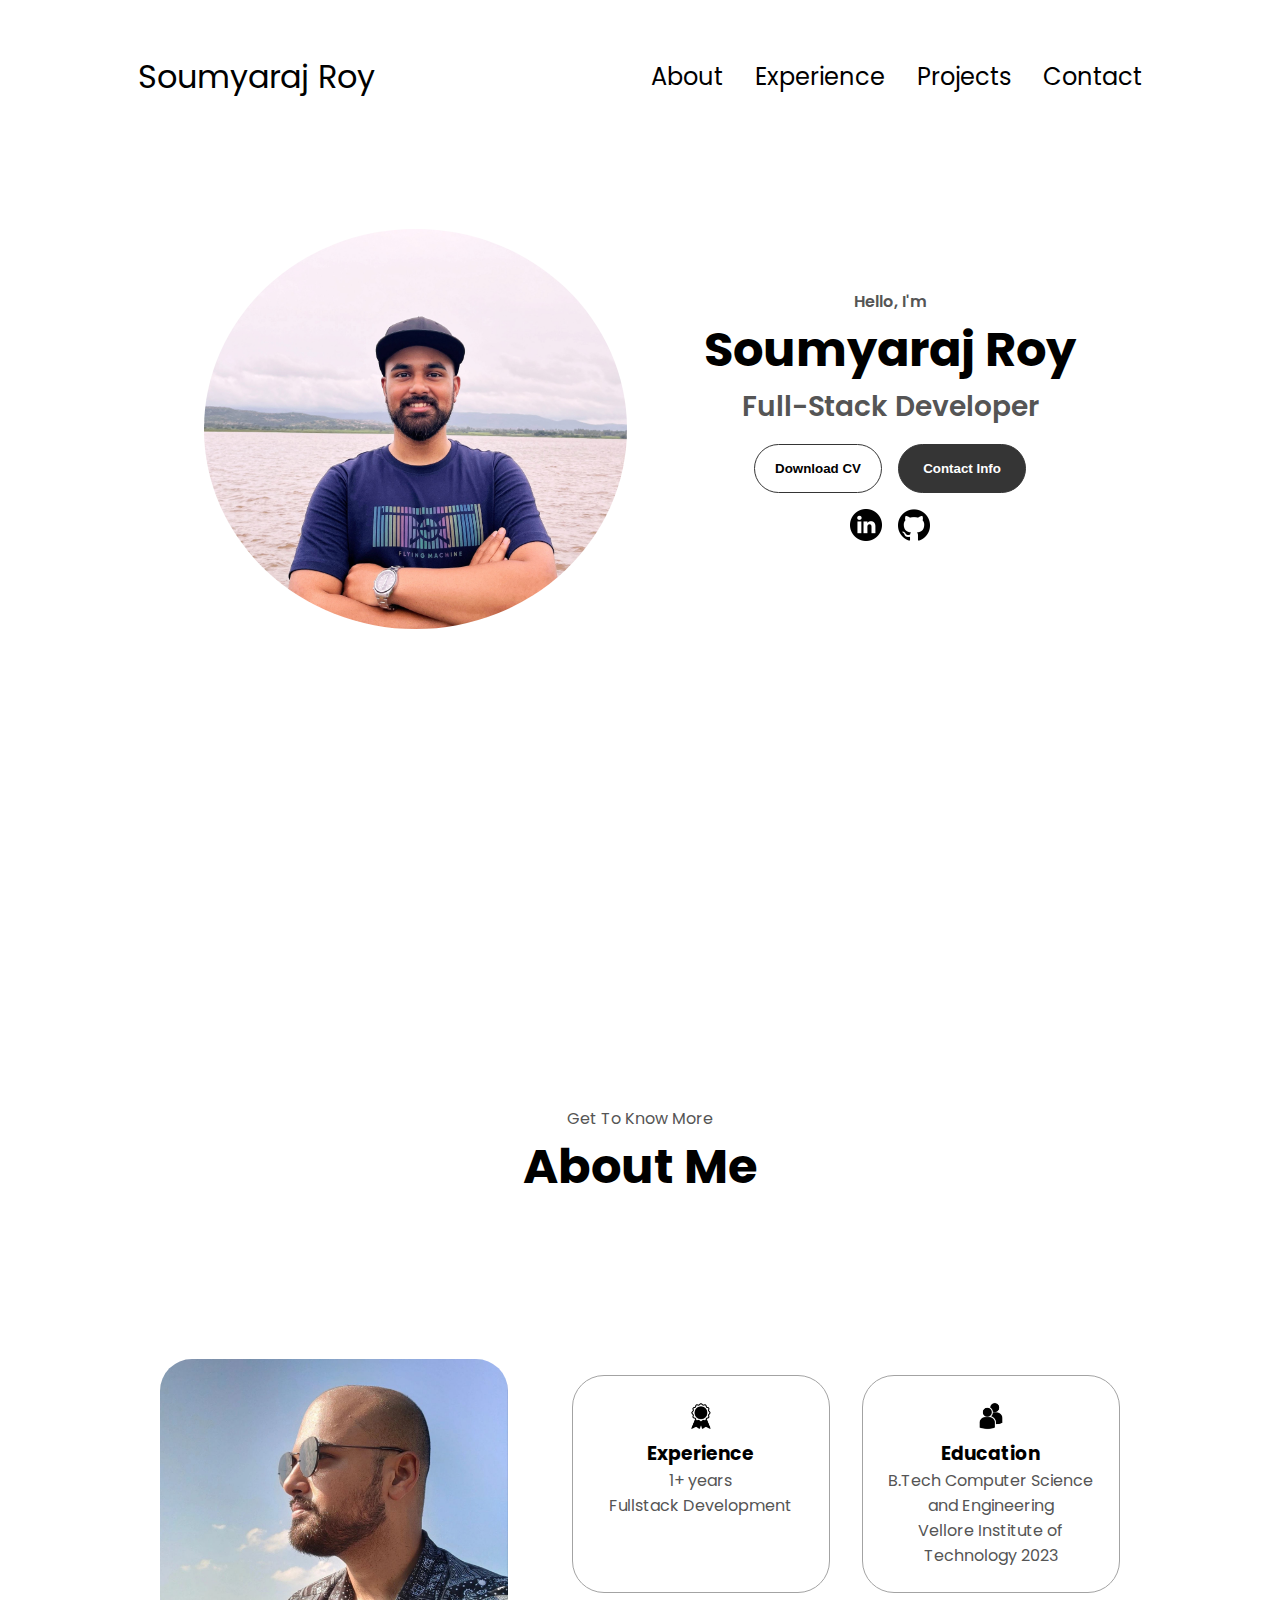
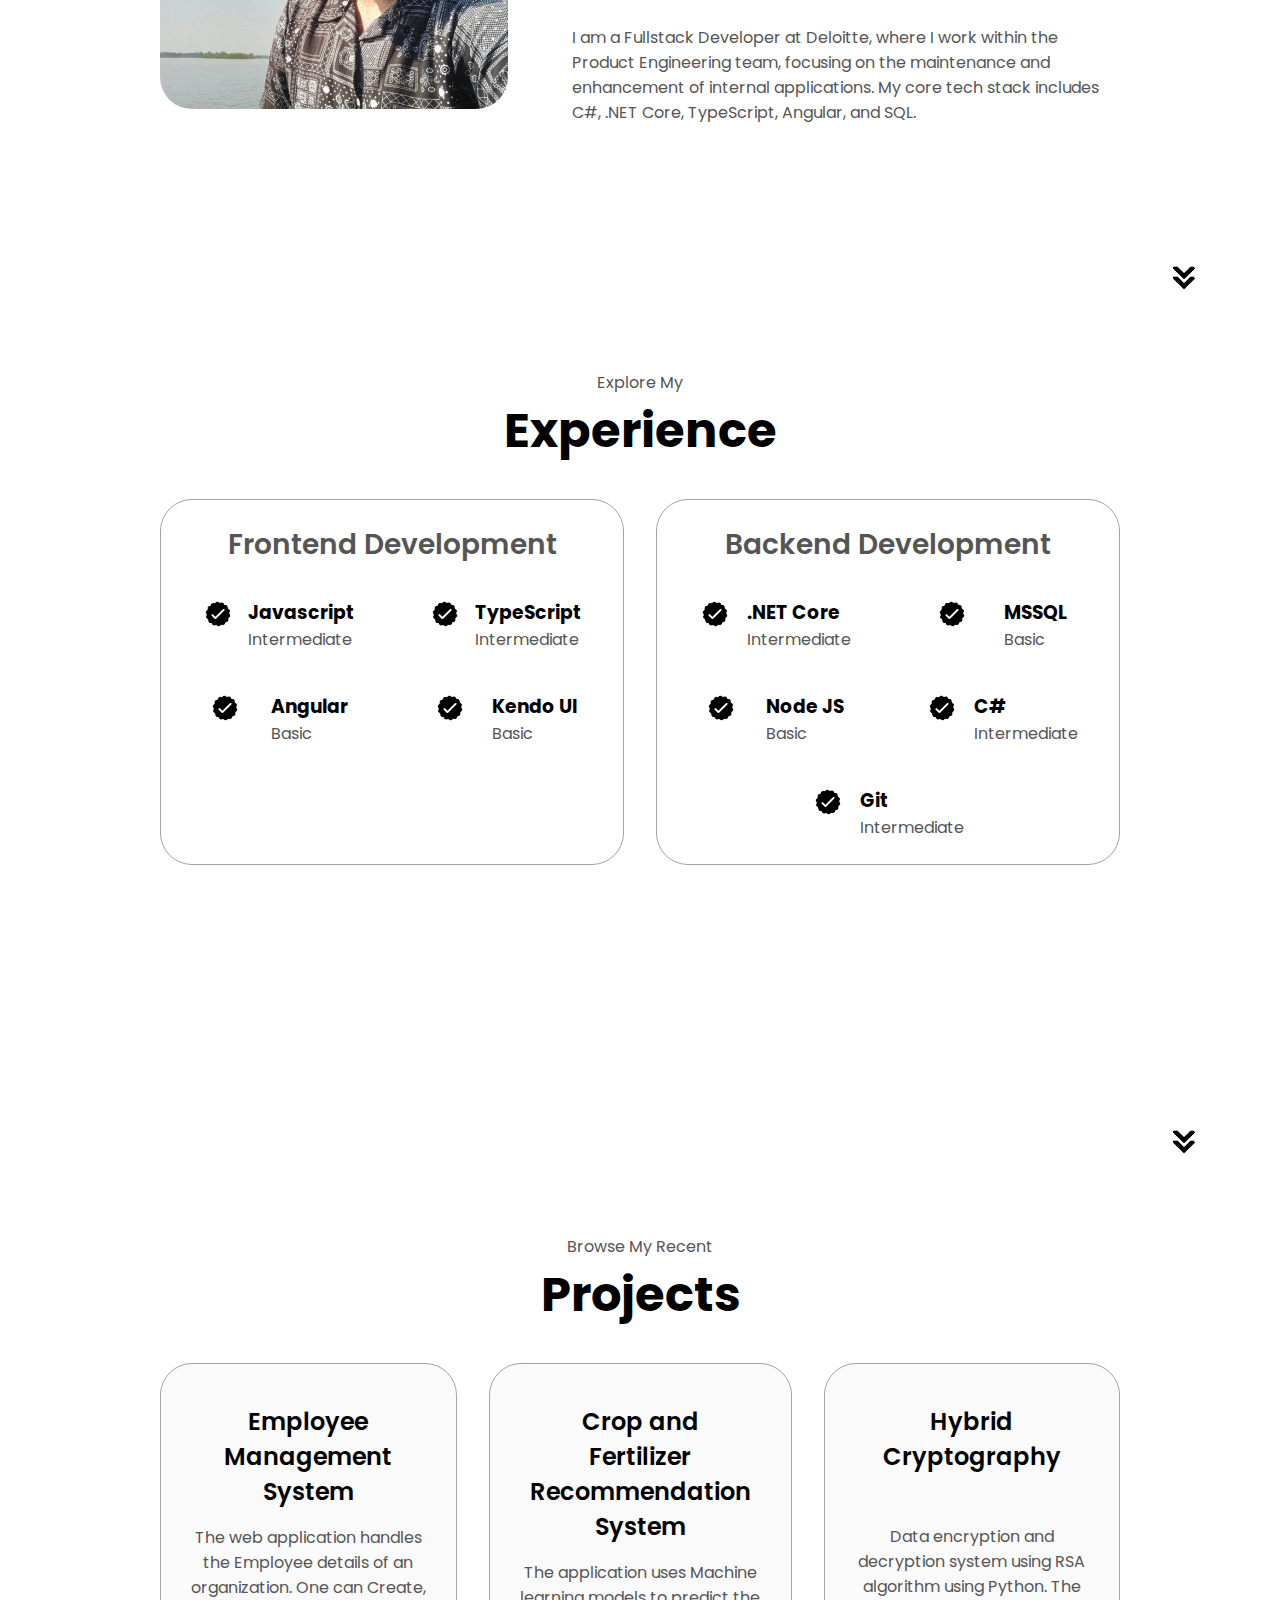
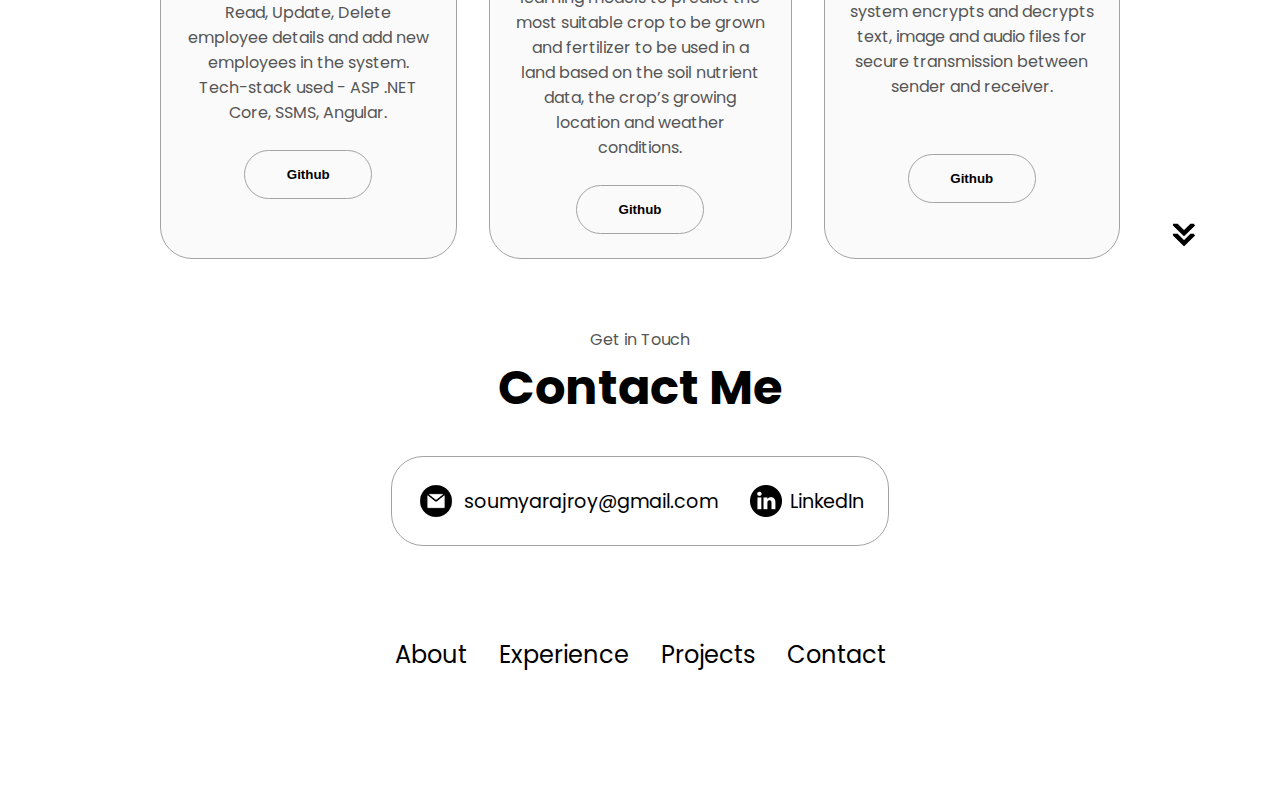
<file: index.html>
<!DOCTYPE html>
<html lang="en">
  <head>
    <meta charset="UTF-8" />
    <meta http-equiv="X-UA-Compatible" content="IE=edge" />
    <meta name="viewport" content="width=device-width, initial-scale=1.0" />
    <title>My Portfolio</title>
    <link rel="stylesheet" href="style.css" />
    <link rel="stylesheet" href="mediaqueries.css" />
  </head>
  <body>
    <nav id="desktop-nav">
      <div class="logo">Soumyaraj Roy</div>
      <div>
        <ul class="nav-links">
          <li><a href="#about">About</a></li>
          <li><a href="#experience">Experience</a></li>
          <li><a href="#projects">Projects</a></li>
          <li><a href="#contact">Contact</a></li>
        </ul>
      </div>
    </nav>
    <nav id="hamburger-nav">
      <div class="logo">Soumyaraj Roy</div>
      <div class="hamburger-menu">
        <div class="hamburger-icon" onclick="toggleMenu()">
          <span></span>
          <span></span>
          <span></span>
        </div>
        <div class="menu-links">
          <li><a href="#about" onclick="toggleMenu()">About</a></li>
          <li><a href="#experience" onclick="toggleMenu()">Experience</a></li>
          <li><a href="#projects" onclick="toggleMenu()">Projects</a></li>
          <li><a href="#contact" onclick="toggleMenu()">Contact</a></li>
        </div>
      </div>
    </nav>
    <section id="profile">
      <div class="profile_section__pic-container">
        <img src="Assets/profile-pic.jpg" alt="Soumyaraj Roy profile picture"
        class="profile-pic"/>
      </div>
      <div class="section__text">
        <p class="section__text__p1">Hello, I'm</p>
        <h1 class="title">Soumyaraj Roy</h1>
        <p class="section__text__p2">Full-Stack Developer</p>
        <div class="btn-container">
          <button
            class="btn btn-color-2"
            onclick="window.open('Assets/Soumyaraj_Roy_Resume.pdf')"
          >
            Download CV
          </button>
          <button class="btn btn-color-1" onclick="location.href='./#contact'">
            Contact Info
          </button>
        </div>
        <div id="socials-container">
          <img
            src="Assets/linkedin.png"
            alt="My LinkedIn profile"
            class="icon"
            onclick="location.href='https://www.linkedin.com/in/soumyaraj-roy/'"
          />
          <img
            src="Assets/github.png"
            alt="My Github profile"
            class="icon"
            onclick="location.href='https://github.com/Soumyaraj321'"
          />
        </div>
      </div>
    </section>
    <section id="about">
      <p class="section__text__p1">Get To Know More</p>
      <h1 class="title">About Me</h1>
      <div class="section-container">
        <div class="section__pic-container">
          <img
            src="Assets/about-pic.jpg"
            alt="Profile picture"
            class="about-pic"
          />
        </div>
        <div class="about-details-container">
          <div class="about-containers">
            <div class="details-container">
              <img
                src="Assets/experience.png"
                alt="Experience icon"
                class="icon"
              />
              <h3>Experience</h3>
              <p>1+ years <br />Fullstack Development</p>
            </div>
            <div class="details-container">
              <img
                src="Assets/education.png"
                alt="Education icon"
                class="icon"
              />
              <h3>Education</h3>
              <p>B.Tech Computer Science and Engineering<br />Vellore Institute of Technology 2023</p>
            </div>
          </div>
          <div class="text-container">
            <p>
                I am a Fullstack Developer at Deloitte, where I work within the Product Engineering team, focusing on the 
                maintenance and enhancement of internal applications.
                My core tech stack includes C#, .NET Core, TypeScript, Angular, and SQL.
            </p>
          </div>
        </div>
      </div>
      <img
        src="Assets/arrow.png"
        alt="Arrow icon"
        class="icon arrow"
        onclick="location.href='./#experience'"
      />
    </section>
    <section id="experience">
      <p class="section__text__p1">Explore My</p>
      <h1 class="title">Experience</h1>
      <div class="experience-details-container">
        <div class="about-containers">
          <div class="details-container">
            <h2 class="experience-sub-title">Frontend Development</h2>
            <div class="article-container">
              <!-- <article>
                <img
                  src="Assets/checkmark.png"
                  alt="Experience icon"
                  class="icon"
                />
                <div>
                  <h3></h3>
                  <p>Intermediate</p>
                </div>
              </article> -->
              <article>
                <img
                  src="Assets/checkmark.png"
                  alt="Experience icon"
                  class="icon"
                />
                <div>
                  <h3>Javascript</h3>
                  <p>Intermediate</p>
                </div>
              </article>
              <article>
                <img
                  src="Assets/checkmark.png"
                  alt="Experience icon"
                  class="icon"
                />
                <div>
                  <h3>TypeScript</h3>
                  <p>Intermediate</p>
                </div>
              </article>
              <article>
                <img
                  src="Assets/checkmark.png"
                  alt="Experience icon"
                  class="icon"
                />
                <div>
                  <h3>Angular</h3>
                  <p>Basic</p>
                </div>
              </article>
              <article>
                <img
                  src="Assets/checkmark.png"
                  alt="Experience icon"
                  class="icon"
                />
                <div>
                  <h3>Kendo UI</h3>
                  <p>Basic</p>
                </div>
              </article>
            </div>
          </div>
          <div class="details-container">
            <h2 class="experience-sub-title">Backend Development</h2>
            <div class="article-container">
                <article>
                    <img
                      src="Assets/checkmark.png"
                      alt="Experience icon"
                      class="icon"
                    />
                    <div>
                      <h3>.NET Core</h3>
                      <p>Intermediate</p>
                    </div>
                </article>
              <article>
                <img
                  src="Assets/checkmark.png"
                  alt="Experience icon"
                  class="icon"
                />
                <div>
                  <h3>MSSQL</h3>
                  <p>Basic</p>
                </div>
              </article>
              <article>
                <img
                  src="Assets/checkmark.png"
                  alt="Experience icon"
                  class="icon"
                />
                <div>
                  <h3>Node JS</h3>
                  <p>Basic</p>
                </div>
              </article>
              <article>
                <img
                  src="Assets/checkmark.png"
                  alt="Experience icon"
                  class="icon"
                />
                <div>
                  <h3>C#</h3>
                  <p>Intermediate</p>
                </div>
              </article>
              <article>
                <img
                  src="Assets/checkmark.png"
                  alt="Experience icon"
                  class="icon"
                />
                <div>
                  <h3>Git</h3>
                  <p>Intermediate</p>
                </div>
              </article>
            </div>
          </div>
        </div>
      </div>
      <img
        src="Assets/arrow.png"
        alt="Arrow icon"
        class="icon arrow"
        onclick="location.href='./#projects'"
      />
    </section>
    <section id="projects">
      <p class="section__text__p1">Browse My Recent</p>
      <h1 class="title">Projects</h1>
      <div class="experience-details-container">
        <div class="about-containers">
          <div class="details-container color-container">
            <div class="article-container">
              <!-- <img
                src="Assets/project-1.png"
                alt="Project 1"

                class="project-img"
              /> -->
            </div>
            <h3 class="experience-sub-title project-title">Employee Management System
                </h3>
            <p>The web application handles the Employee details of an organization. One can
                Create, Read, Update, Delete employee details and add new employees in the system.
                Tech-stack used - ASP .NET Core, SSMS, Angular.</p>
            <br>
            <div class="btn-container">
              <button
                class="btn btn-color-2 project-btn"
                onclick="location.href='https://github.com/Soumyaraj321'"
              >
                Github
              </button>
              <!-- <button
                class="btn btn-color-2 project-btn"
                onclick="location.href='https://github.com/Soumyaraj321'"
              >
                Live Demo
              </button> -->
            </div>
          </div>
          <div class="details-container color-container">
            <div class="article-container">
              <!-- <img
                src="Assets/project-2.png"
                alt="Project 2"
                class="project-img"
              /> -->
            </div>
            <h3 class="experience-sub-title project-title">Crop and Fertilizer Recommendation System</h3>
            <p>The application uses Machine learning models to predict the most suitable crop to be grown
                and fertilizer to be used in a land based on the soil nutrient data, the crop’s growing location and weather conditions.
            </p>
            <br>
            <div class="btn-container">
              <button
                class="btn btn-color-2 project-btn"
                onclick="location.href='https://github.com/Soumyaraj321'"
              >
                Github
              </button>
              <!-- <button
                class="btn btn-color-2 project-btn"
                onclick="location.href='https://github.com/Soumyaraj321'"
              >
                Live Demo
              </button> -->
            </div>
          </div>
          <div class="details-container color-container">
            <div class="article-container">
              <!-- <img
                src="Assets/project-3.png"
                alt="Project 3"
                class="project-img"
              /> -->
            </div>
            <h3 class="experience-sub-title project-title">Hybrid Cryptography</h3>
            <p class="project3">Data encryption and decryption system using RSA algorithm using Python. The system
                encrypts and decrypts text, image and audio files for secure transmission between sender and receiver.</p>
            <br>
            <div class="btn-container">
              <button
                class="btn btn-color-2 project-btn"
                onclick="location.href='https://github.com/Soumyaraj321'"
              >
                Github
              </button>
              <!-- <button
                class="btn btn-color-2 project-btn"
                onclick="location.href='https://github.com/Soumyaraj321'"
              >
                Live Demo
              </button> -->
            </div>
          </div>
        </div>
      </div>
      <img
        src="Assets/arrow.png"
        alt="Arrow icon"
        class="icon arrow"
        onclick="location.href='./#contact'"
      />
    </section>
    <section id="contact">
      <p class="section__text__p1">Get in Touch</p>
      <h1 class="title">Contact Me</h1>
      <div class="contact-info-upper-container">
        <div class="contact-info-container">
          <img
            src="Assets/email.png"
            alt="Email icon"
            class="icon contact-icon email-icon"
          />
          <p><a href="mailto:soumyarajroy@gmail.com">soumyarajroy@gmail.com</a></p>
        </div>
        <div class="contact-info-container">
          <img
            src="Assets/linkedin.png"
            alt="LinkedIn icon"
            class="icon contact-icon"
          />
          <p><a href="https://www.linkedin.com/in/soumyaraj-roy/">LinkedIn</a></p>
        </div>
      </div>
    </section>
    <footer>
      <nav>
        <div class="nav-links-container">
          <ul class="nav-links">
            <li><a href="#about">About</a></li>
            <li><a href="#experience">Experience</a></li>
            <li><a href="#projects">Projects</a></li>
            <li><a href="#contact">Contact</a></li>
          </ul>
        </div>
      </nav>
    </footer>
    <script src="script.js"></script>
  </body>
</html>
</file>
<file: style.css>
/* GENERAL */

@import url("https://fonts.googleapis.com/css2?family=Poppins:wght@300;400;500;600&display=swap");

* {
  margin: 0;
  padding: 0;
}

body {
  font-family: "Poppins", sans-serif;
}

html {
  scroll-behavior: smooth;
}

p {
  color: rgb(85, 85, 85);
}

/* TRANSITION */

a,
.btn {
  transition: all 300ms ease;
}

/* DESKTOP NAV */

nav,
.nav-links {
  display: flex;
}

nav {
  justify-content: space-around;
  align-items: center;
  height: 17vh;
}

.nav-links {
  gap: 2rem;
  list-style: none;
  font-size: 1.5rem;
}

a {
  color: black;
  text-decoration: none;
  text-decoration-color: white;
}

a:hover {
  color: grey;
  text-decoration: underline;
  text-underline-offset: 1rem;
  text-decoration-color: rgb(181, 181, 181);
}

.logo {
  font-size: 2rem;
}

.logo:hover {
  cursor: default;
}

/* HAMBURGER MENU */

#hamburger-nav {
  display: none;
}

.hamburger-menu {
  position: relative;
  display: inline-block;
}

.hamburger-icon {
  display: flex;
  flex-direction: column;
  justify-content: space-between;
  height: 24px;
  width: 30px;
  cursor: pointer;
}

.hamburger-icon span {
  width: 100%;
  height: 2px;
  background-color: black;
  transition: all 0.3 ease-in-out;
}

.menu-links {
  position: absolute;
  top: 100%;
  right: 0;
  background-color: white;
  width: fit-content;
  max-height: 0;
  overflow: hidden;
  transition: all 0.3 ease-in-out;
}

.menu-links a {
  display: block;
  padding: 10px;
  text-align: center;
  font-size: 1.5rem;
  color: black;
  text-decoration: none;
  transition: all 0.3 ease-in-out;
}

.menu-links li {
  list-style: none;
}

.menu-links.open {
  max-height: 300px;
}

.hamburger-icon.open span:first-child {
  transform: rotate(45deg) translate(10px, 5px);
}

.hamburger-icon.open span:nth-child(2) {
  opacity: 0;
}

.hamburger-icon.open span:last-child {
  transform: rotate(-45deg) translate(10px, -5px);
}

.hamburger-icon span:first-child {
  transform: none;
}

.hamburger-icon span:first-child {
  opacity: 1;
}

.hamburger-icon span:first-child {
  transform: none;
}

/* SECTIONS */

section {
  padding-top: 4vh;
  height: 96vh;
  margin: 0 10rem;
  box-sizing: border-box;
  min-height: fit-content;
}

.section-container {
  display: flex;
}

/* PROFILE SECTION */

#profile {
  display: flex;
  justify-content: center;
  gap: 5rem;
  height: 80vh;
}

.profile_section__pic-container {
  display: flex;
  height: 400px;
  width: 400px;
  margin: 40px 20px 0 0;
}

.section__text {
  text-align: center;
  margin: 100px 0 0 0;
}

.section__text p {
  font-weight: 600;
}

.section__text__p1 {
  text-align: center;
}

.section__text__p2 {
  font-size: 1.75rem;
  margin-bottom: 1rem;
}

.title {
  font-size: 3rem;
  text-align: center;
}

#socials-container {
  display: flex;
  justify-content: center;
  margin-top: 1rem;
  gap: 1rem;
}

/* ICONS */

.icon {
  cursor: pointer;
  height: 2rem;
}

/* BUTTONS */

.btn-container {
  display: flex;
  justify-content: center;
  gap: 1rem;
}

.btn {
  font-weight: 600;
  transition: all 300ms ease;
  padding: 1rem;
  width: 8rem;
  border-radius: 2rem;
}

.btn-color-1,
.btn-color-2 {
  border: rgb(53, 53, 53) 0.1rem solid;
}

.btn-color-1:hover,
.btn-color-2:hover {
  cursor: pointer;
}

.btn-color-1,
.btn-color-2:hover {
  background: rgb(53, 53, 53);
  color: white;
}

.btn-color-1:hover {
  background: rgb(0, 0, 0);
}

.btn-color-2 {
  background: none;
}

.btn-color-2:hover {
  border: rgb(255, 255, 255) 0.1rem solid;
}

.btn-container {
  gap: 1rem;
}

/* ABOUT SECTION */

#about {
  position: relative;
  margin-top: 170px;
}

.about-containers {
  gap: 2rem;
  margin-bottom: 2rem;
  margin-top: 2rem;
}

.about-details-container {
  justify-content: center;
  flex-direction: column;
}

.about-containers,
.about-details-container {
  display: flex;
}

.profile-pic {
  border-radius: 50%;
}

.about-pic {
  border-radius: 2rem;
}

.arrow {
  position: absolute;
  right: -5rem;
  bottom: 2.5rem;
}

.details-container {
  padding: 1.5rem;
  flex: 1;
  background: white;
  border-radius: 2rem;
  border: rgb(53, 53, 53) 0.1rem solid;
  border-color: rgb(163, 163, 163);
  text-align: center;
}

.section-container {
  gap: 4rem;
  height: 80%;
}

.section__pic-container {
  display: flex;
  height: 350px;
  width: 350px;
  margin: auto 0;
}

/* EXPERIENCE SECTION */

#experience {
  position: relative;
}

.experience-sub-title {
  color: rgb(85, 85, 85);
  font-weight: 600;
  font-size: 1.75rem;
  margin-bottom: 2rem;

}

.experience-sub-title.project-title{
    font-size: 1.50rem !important;
}

.experience-details-container {
  display: flex;
  justify-content: center;
  flex-direction: column;
}

.article-container {
  display: flex;
  text-align: initial;
  flex-wrap: wrap;
  flex-direction: row;
  gap: 2.5rem;
  justify-content: space-around;
}

article {
  display: flex;
  width: 10rem;
  justify-content: space-around;
  gap: 0.5rem;
}

article .icon {
  cursor: default;
}

/* PROJECTS SECTION */

#projects {
  position: relative;
}

.color-container {
  border-color: rgb(163, 163, 163);
  background: rgb(250, 250, 250);
}

.project-img {
  border-radius: 2rem;
  width: 90%;
  height: 90%;
}

.project-title {
  margin: 1rem;
  color: black;
}

.project-btn {
  color: black;
  border-color: rgb(163, 163, 163);
}

.project3 {
    margin-top: 50px;
    margin-bottom: 30px;
}

/* CONTACT */

#contact {
  display: flex;
  justify-content: center;
  flex-direction: column;
  height: 70vh;
}

.contact-info-upper-container {
  display: flex;
  justify-content: center;
  border-radius: 2rem;
  border: rgb(53, 53, 53) 0.1rem solid;
  border-color: rgb(163, 163, 163);
  background: (250, 250, 250);
  margin: 2rem auto;
  padding: 0.5rem;
}

.contact-info-container {
  display: flex;
  align-items: center;
  justify-content: center;
  gap: 0.5rem;
  margin: 1rem;
}

.contact-info-container p {
  font-size: larger;
}

.contact-icon {
  cursor: default;
}

.email-icon {
  height: 2.5rem;
}

/* FOOTER SECTION */

footer {
  height: 26vh;
  margin: 0 1rem;
}

footer p {
  text-align: center;
}
</file>
<file: mediaqueries.css>
@media screen and (max-width: 1400px) {
    #profile {
      height: 83vh;
      margin-bottom: 6rem;
    }
    .about-containers {
      flex-wrap: wrap;
    }
    #contact,
    #projects {
      height: fit-content;
    }
  }
  
  @media screen and (max-width: 1200px) {
    #desktop-nav {
      display: none;
    }
    #hamburger-nav {
      display: flex;
    }
    #experience,
    .experience-details-container {
      margin-top: 2rem;
    }
    #profile,
    .section-container {
      display: block;
    }
    .arrow {
      display: none;
    }
    section,
    .section-container {
      height: fit-content;
    }
    section {
      margin: 0 5%;
    }
    .section__pic-container {
      width: 275px;
      height: 275px;
      margin: 0 auto 2rem;
    }
    .about-containers {
      margin-top: 0;
    }
  }
  
  @media screen and (max-width: 600px) {
    #contact,
    footer {
      height: 40vh;
    }
    #profile {
      height: 83vh;
      margin-bottom: 0;
    }
    article {
      font-size: 1rem;
    }
    footer nav {
      height: fit-content;
      margin-bottom: 2rem;
    }
    .about-containers,
    .contact-info-upper-container,
    .btn-container {
      flex-wrap: wrap;
    }
    .contact-info-container {
      margin: 0;
    }
    .contact-info-container p,
    .nav-links li a {
      font-size: 1rem;
    }
    .experience-sub-title {
      font-size: 1.25rem;
    }
    .logo {
      font-size: 1.5rem;
    }
    .nav-links {
      flex-direction: column;
      gap: 0.5rem;
      text-align: center;
    }
    .section__pic-container {
      width: auto;
      height: 46vw;
      justify-content: center;
    }
    .section__text__p2 {
      font-size: 1.25rem;
    }
    .title {
      font-size: 2rem;
    }
    .text-container {
      text-align: justify;
    }
  }
</file>
